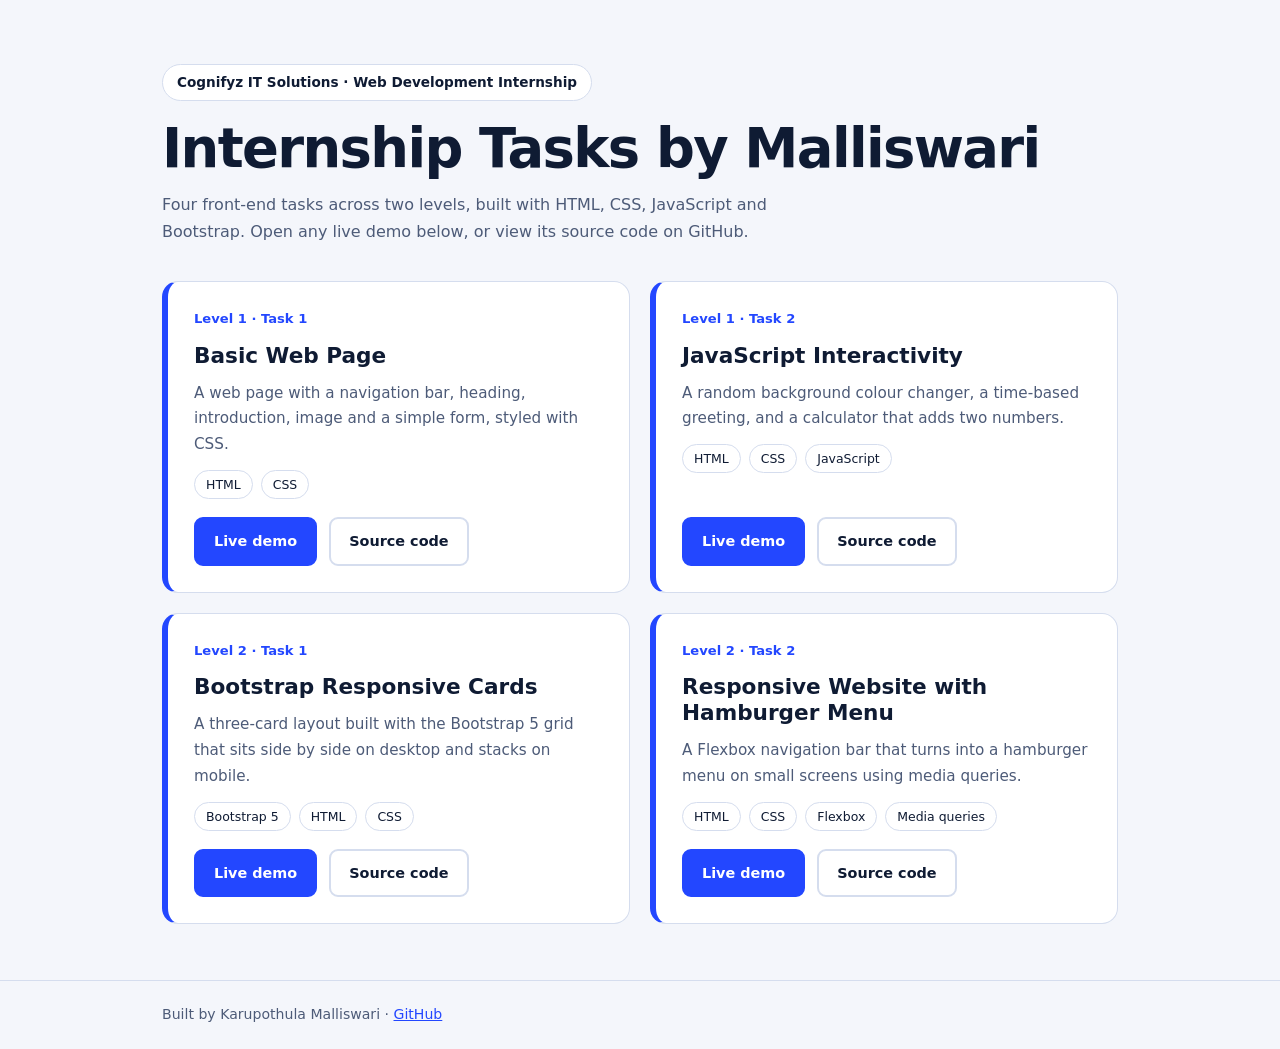
<file: index.html>
<!DOCTYPE html>
<html lang="en">
<head>
<meta charset="UTF-8">
<meta name="viewport" content="width=device-width, initial-scale=1.0">
<title>Cognifyz Web Development Internship | Malliswari</title>
<meta name="description" content="Four front-end tasks completed during my web development internship at Cognifyz IT Solutions, with live demos.">
<style>
:root{--bg:#f4f6fb;--ink:#0f1b33;--muted:#4d5b78;--card:#fff;--line:#d5ddee;--blue:#2347ff;--sun:#ffb703}
@media (prefers-color-scheme:dark){:root{--bg:#0b1220;--ink:#eef2fb;--muted:#a3b0cc;--card:#14203a;--line:#25345a;--blue:#7d95ff}}
*{box-sizing:border-box;margin:0;padding:0}
body{background:var(--bg);color:var(--ink);font:400 1rem/1.7 system-ui,-apple-system,"Segoe UI",Arial,sans-serif}
.wrap{max-width:1000px;margin:auto;padding:0 22px}
header{padding:64px 0 36px}
.badge{display:inline-block;background:var(--card);border:1px solid var(--line);padding:6px 14px;border-radius:99px;font-size:.85rem;font-weight:600}
h1{font-size:clamp(2rem,6vw,3.4rem);line-height:1.1;letter-spacing:-.03em;margin:18px 0 12px}
header p{color:var(--muted);max-width:60ch}
.grid{display:grid;grid-template-columns:repeat(2,1fr);gap:20px;padding-bottom:56px}
.card{background:var(--card);border:1px solid var(--line);border-left:6px solid var(--blue);border-radius:16px;padding:26px;display:flex;flex-direction:column;gap:12px;transition:transform .2s,box-shadow .2s}
.card:hover{transform:translateY(-4px);box-shadow:0 16px 40px rgba(15,27,51,.12)}
.level{font-size:.82rem;font-weight:700;color:var(--blue)}
h2{font-size:1.35rem;line-height:1.2}
.card p{color:var(--muted);font-size:.95rem}
.tags{display:flex;flex-wrap:wrap;gap:8px}
.tags span{border:1px solid var(--line);padding:3px 11px;border-radius:99px;font-size:.78rem}
.links{display:flex;gap:12px;margin-top:auto;padding-top:6px;flex-wrap:wrap}
.btn{padding:10px 18px;border-radius:9px;font-weight:600;font-size:.9rem;text-decoration:none;border:2px solid var(--blue);background:var(--blue);color:#fff}
.btn.alt{background:transparent;color:var(--ink);border-color:var(--line)}
.btn:hover{filter:brightness(1.1)}
.btn:focus-visible{outline:3px solid var(--sun);outline-offset:2px}
footer{border-top:1px solid var(--line);padding:22px 0;font-size:.88rem;color:var(--muted)}
footer a{color:var(--blue)}
@media(max-width:700px){.grid{grid-template-columns:1fr}header{padding-top:44px}}
</style>
</head>
<body>
<header><div class="wrap">
  <span class="badge">Cognifyz IT Solutions · Web Development Internship</span>
  <h1>Internship Tasks by Malliswari</h1>
  <p>Four front-end tasks across two levels, built with HTML, CSS, JavaScript and Bootstrap. Open any live demo below, or view its source code on GitHub.</p>
</div></header>

<main class="wrap"><div class="grid">
  <article class="card">
    <span class="level">Level 1 · Task 1</span>
    <h2>Basic Web Page</h2>
    <p>A web page with a navigation bar, heading, introduction, image and a simple form, styled with CSS.</p>
    <div class="tags"><span>HTML</span><span>CSS</span></div>
    <div class="links"><a class="btn" href="level1-task1/">Live demo</a><a class="btn alt" href="https://github.com/karupothulamalliswari3112/Cognifyz-Web-Development-Internship/tree/main/level1-task1">Source code</a></div>
  </article>
  <article class="card">
    <span class="level">Level 1 · Task 2</span>
    <h2>JavaScript Interactivity</h2>
    <p>A random background colour changer, a time-based greeting, and a calculator that adds two numbers.</p>
    <div class="tags"><span>HTML</span><span>CSS</span><span>JavaScript</span></div>
    <div class="links"><a class="btn" href="level1-task2/">Live demo</a><a class="btn alt" href="https://github.com/karupothulamalliswari3112/Cognifyz-Web-Development-Internship/tree/main/level1-task2">Source code</a></div>
  </article>
  <article class="card">
    <span class="level">Level 2 · Task 1</span>
    <h2>Bootstrap Responsive Cards</h2>
    <p>A three-card layout built with the Bootstrap 5 grid that sits side by side on desktop and stacks on mobile.</p>
    <div class="tags"><span>Bootstrap 5</span><span>HTML</span><span>CSS</span></div>
    <div class="links"><a class="btn" href="level2-task1/">Live demo</a><a class="btn alt" href="https://github.com/karupothulamalliswari3112/Cognifyz-Web-Development-Internship/tree/main/level2-task1">Source code</a></div>
  </article>
  <article class="card">
    <span class="level">Level 2 · Task 2</span>
    <h2>Responsive Website with Hamburger Menu</h2>
    <p>A Flexbox navigation bar that turns into a hamburger menu on small screens using media queries.</p>
    <div class="tags"><span>HTML</span><span>CSS</span><span>Flexbox</span><span>Media queries</span></div>
    <div class="links"><a class="btn" href="level2-task2/">Live demo</a><a class="btn alt" href="https://github.com/karupothulamalliswari3112/Cognifyz-Web-Development-Internship/tree/main/level2-task2">Source code</a></div>
  </article>
</div></main>

<footer><div class="wrap">Built by Karupothula Malliswari · <a href="https://github.com/karupothulamalliswari3112">GitHub</a></div></footer>
</body>
</html>
</file>
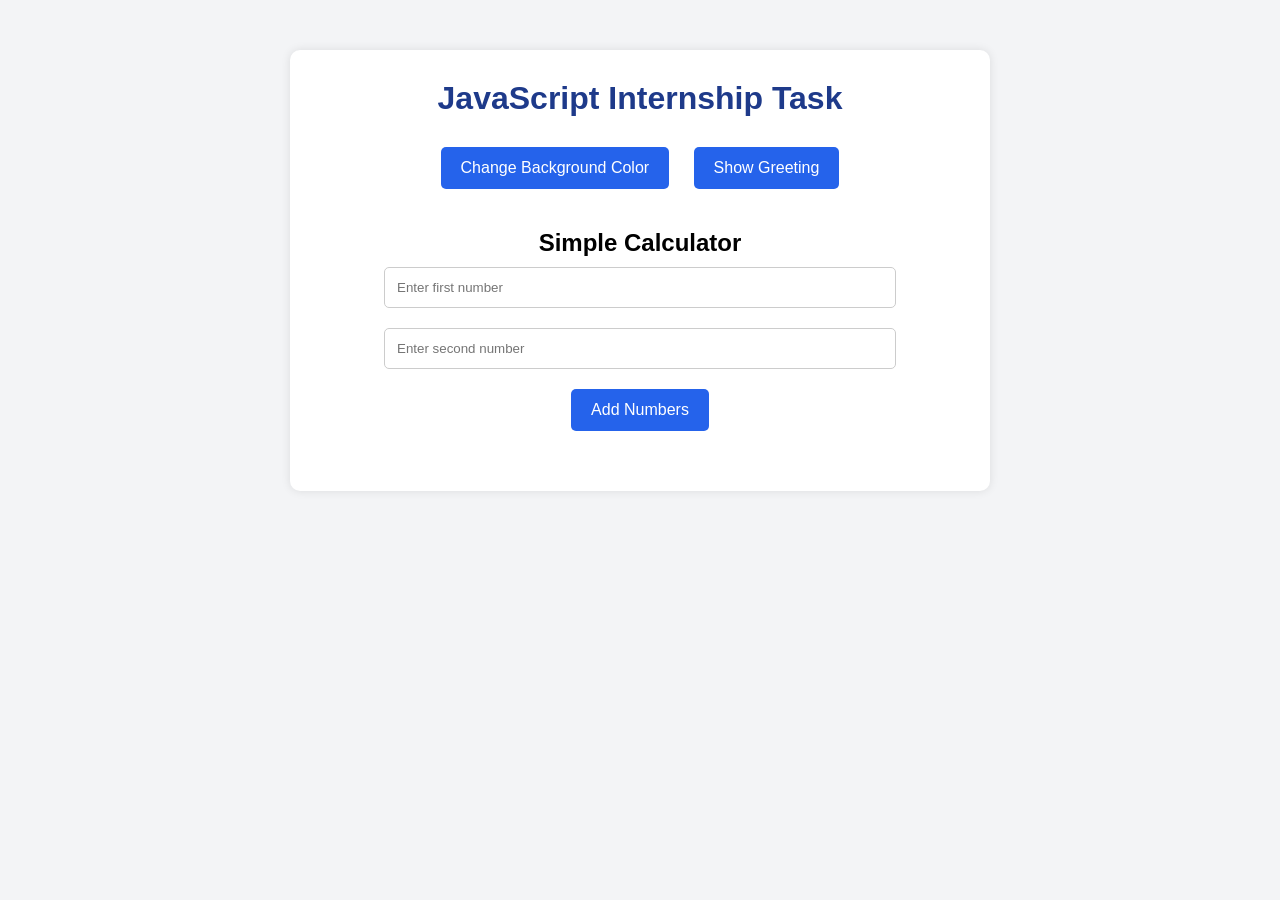
<file: level1-task2/index.html>
<!DOCTYPE html>
<html lang="en">
<head>
    <meta charset="UTF-8">
    <meta name="viewport" content="width=device-width, initial-scale=1.0">
    <title>JavaScript Task</title>

    <link rel="stylesheet" href="style.css">
</head>
<body>

    <div class="container">

        <h1>JavaScript Internship Task</h1>

        <!-- Color Change -->
        <button id="colorBtn" onclick="changeColor()">
            Change Background Color
        </button>

        <!-- Greeting -->
        <button onclick="showGreeting()">
            Show Greeting
        </button>

        <!-- Calculator -->
        <div class="calculator">

            <h2>Simple Calculator</h2>

            <input type="number" id="num1" placeholder="Enter first number">

            <input type="number" id="num2" placeholder="Enter second number">

            <button onclick="addNumbers()">Add Numbers</button>

            <p id="result"></p>

        </div>

    </div>

    <script src="script.js"></script>

</body>
</html>
</file>
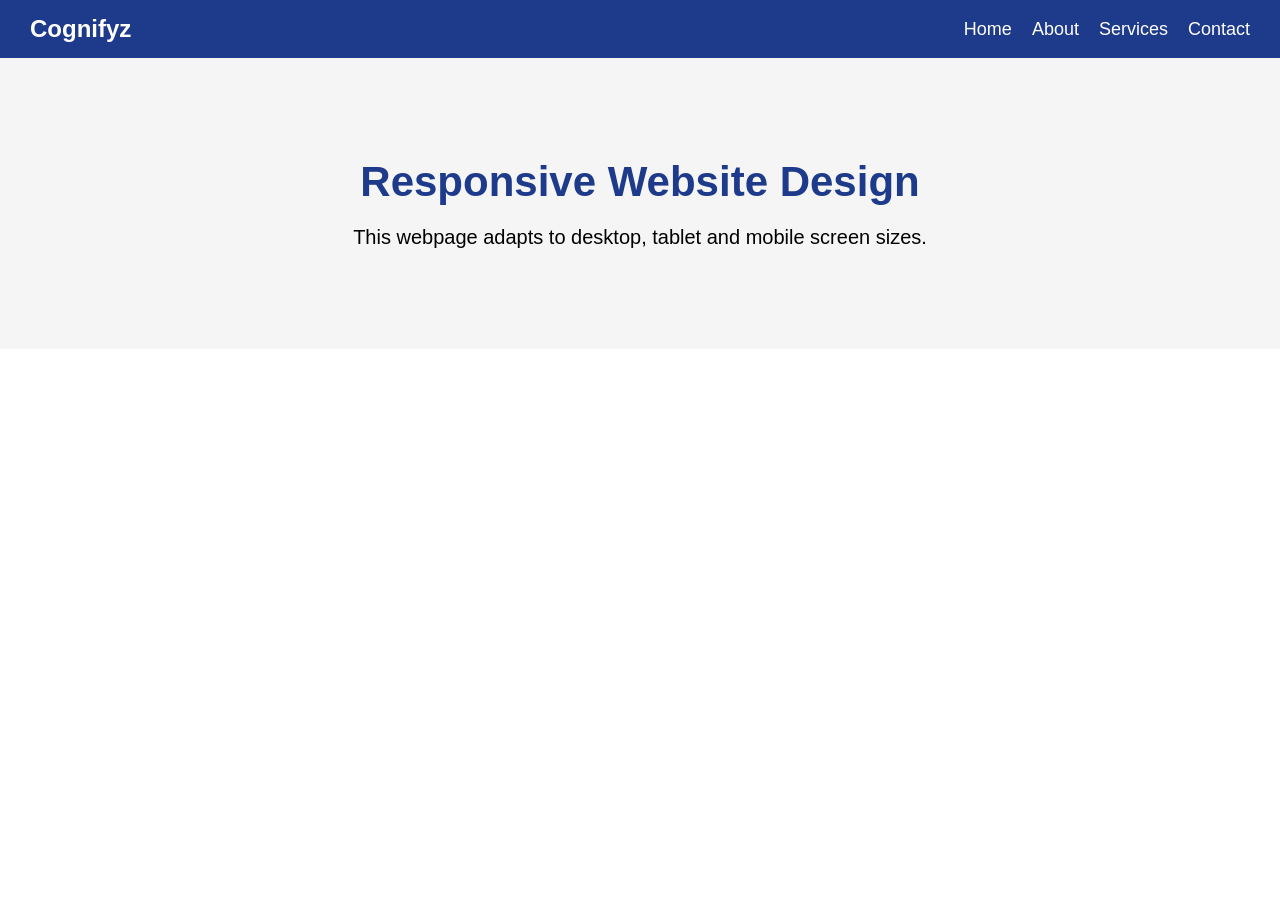
<file: level2-task2/index.html>
<!DOCTYPE html>
<html lang="en">
<head>
    <meta charset="UTF-8">
    <meta name="viewport" content="width=device-width, initial-scale=1.0">

    <title>Responsive Webpage</title>

    <link rel="stylesheet" href="style.css">
</head>
<body>

    <!-- Navigation -->

    <nav>

        <div class="logo">
            Cognifyz
        </div>

        <input type="checkbox" id="menu-toggle">

        <label for="menu-toggle" class="hamburger">
            ☰
        </label>

        <ul class="nav-links">

            <li><a href="#">Home</a></li>

            <li><a href="#">About</a></li>

            <li><a href="#">Services</a></li>

            <li><a href="#">Contact</a></li>

        </ul>

    </nav>

    <!-- Hero Section -->

    <section class="hero">

        <h1>
            Responsive Website Design
        </h1>

        <p>
            This webpage adapts to desktop, tablet and mobile screen sizes.
        </p>

    </section>

</body>
</html>
</file>
<file: level1-task2/style.css>
*{
    margin:0;
    padding:0;
    box-sizing:border-box;
}

body{
    font-family:Arial, sans-serif;
    background:#f3f4f6;
}

.container{
    width:90%;
    max-width:700px;
    margin:50px auto;
    background:white;
    padding:30px;
    border-radius:10px;
    text-align:center;
    box-shadow:0 0 10px rgba(0,0,0,0.1);
}

h1{
    color:#1e3a8a;
    margin-bottom:20px;
}

button{
    padding:12px 20px;
    margin:10px;
    border:none;
    background:#2563eb;
    color:white;
    border-radius:5px;
    cursor:pointer;
    font-size:16px;
}

button:hover{
    background:#1d4ed8;
}

.calculator{
    margin-top:30px;
}

input{
    width:80%;
    padding:12px;
    margin:10px;
    border:1px solid #ccc;
    border-radius:5px;
}

#result{
    margin-top:20px;
    font-size:22px;
    font-weight:bold;
    color:green;
}
</file>
<file: level2-task2/style.css>
*{
    margin:0;
    padding:0;
    box-sizing:border-box;
}

body{
    font-family:Arial, sans-serif;
}

nav{
    background:#1e3a8a;
    color:white;
    display:flex;
    justify-content:space-between;
    align-items:center;
    padding:15px 30px;
}

.logo{
    font-size:24px;
    font-weight:bold;
}

.nav-links{
    display:flex;
    list-style:none;
}

.nav-links li{
    margin-left:20px;
}

.nav-links a{
    color:white;
    text-decoration:none;
    font-size:18px;
}

.hero{
    text-align:center;
    padding:100px 20px;
    background:#f5f5f5;
}

.hero h1{
    font-size:42px;
    margin-bottom:20px;
    color:#1e3a8a;
}

.hero p{
    font-size:20px;
}

/* Hamburger */

.hamburger{
    display:none;
    font-size:30px;
    cursor:pointer;
}

#menu-toggle{
    display:none;
}

/* Responsive Design */

@media(max-width:768px){

    .hamburger{
        display:block;
    }

    .nav-links{
        position:absolute;
        top:70px;
        left:0;
        width:100%;
        background:#1e3a8a;
        flex-direction:column;
        text-align:center;
        display:none;
    }

    .nav-links li{
        margin:15px 0;
    }

    #menu-toggle:checked + .hamburger + .nav-links{
        display:flex;
    }

    .hero h1{
        font-size:30px;
    }

    .hero p{
        font-size:18px;
    }

}
</file>
